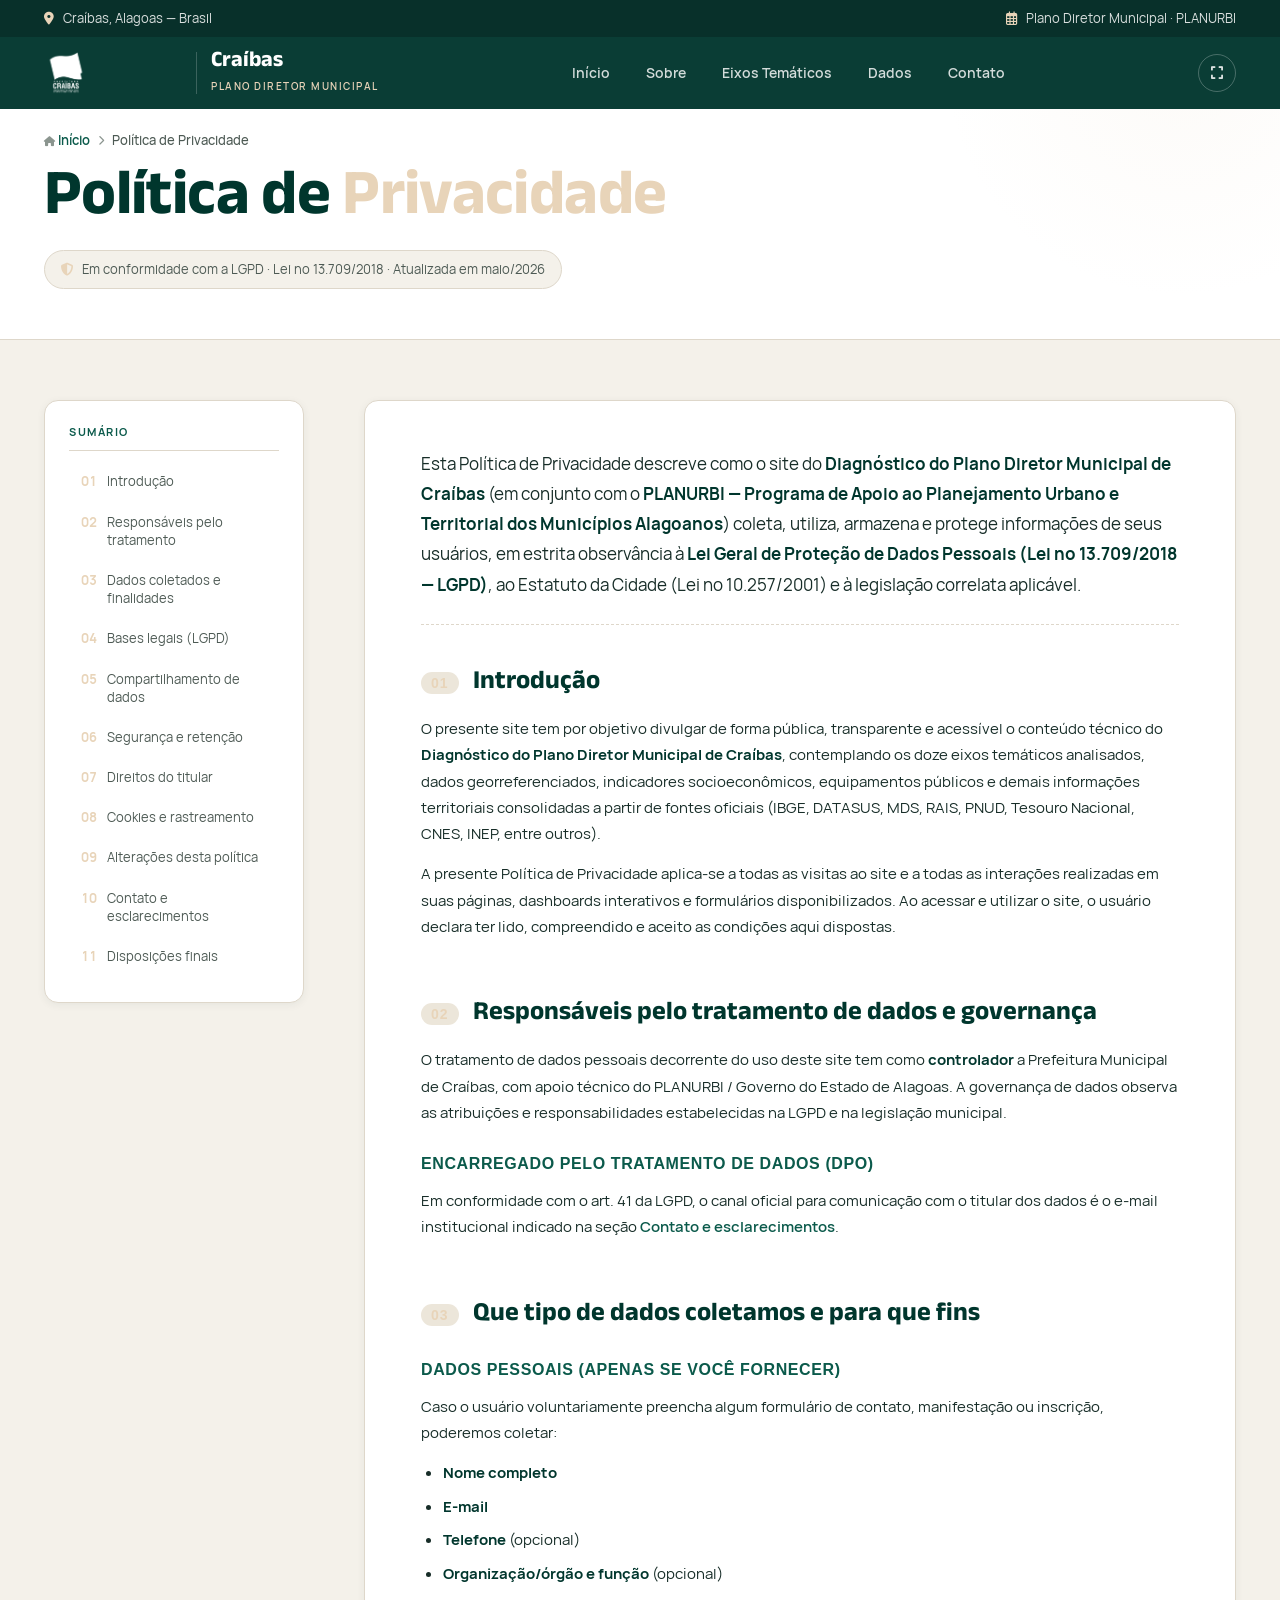
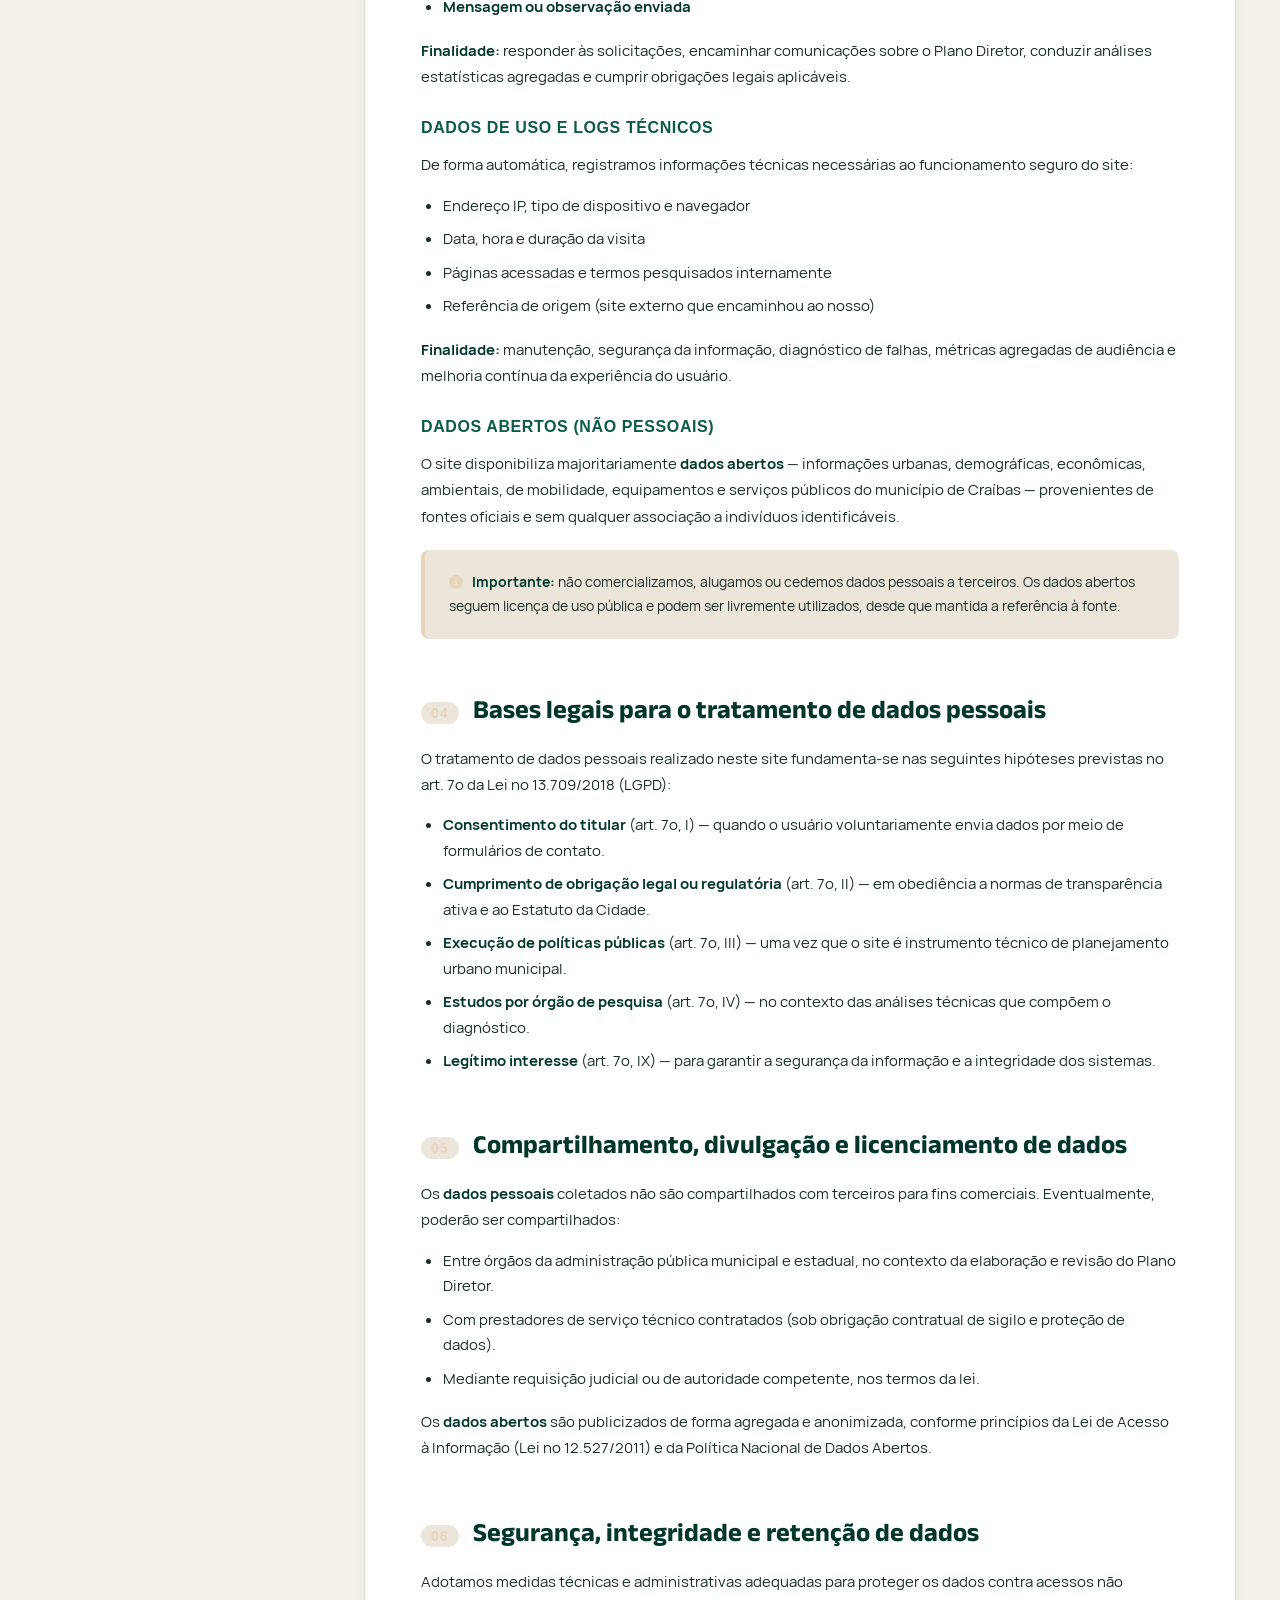
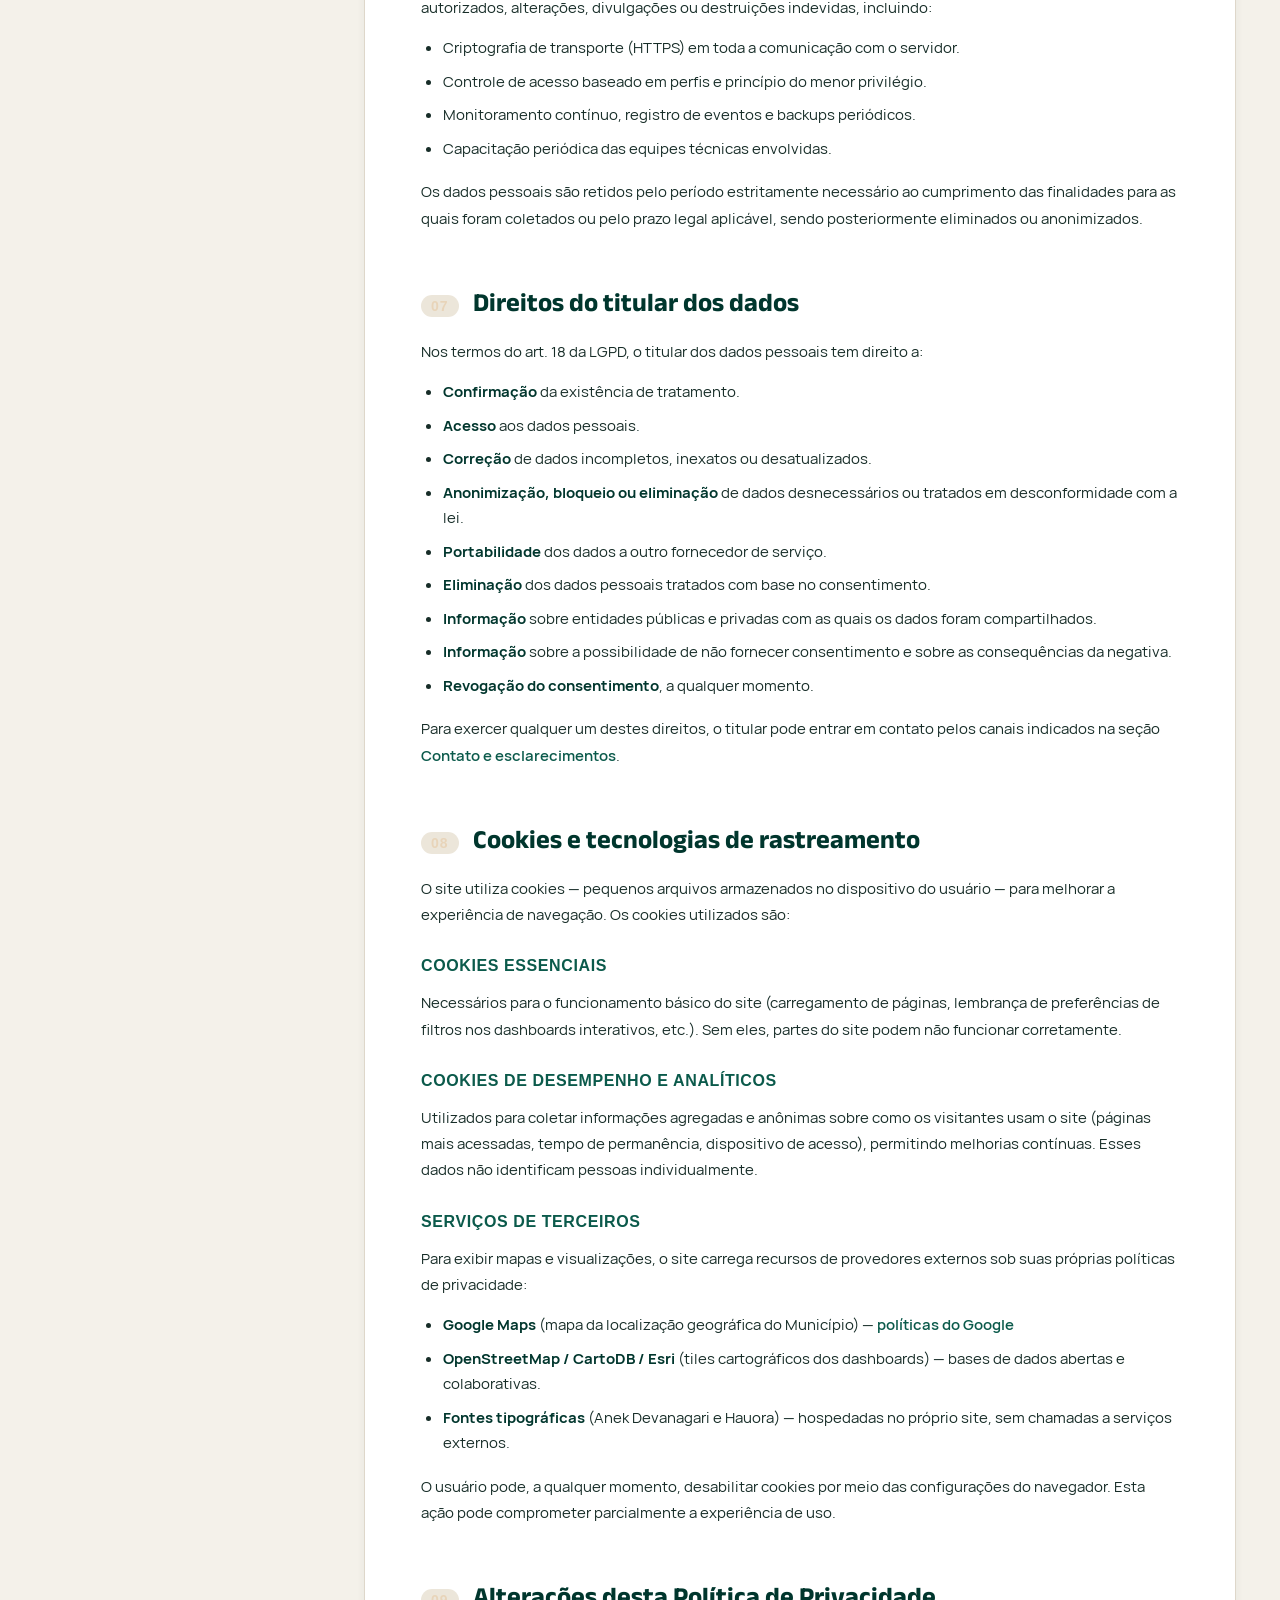
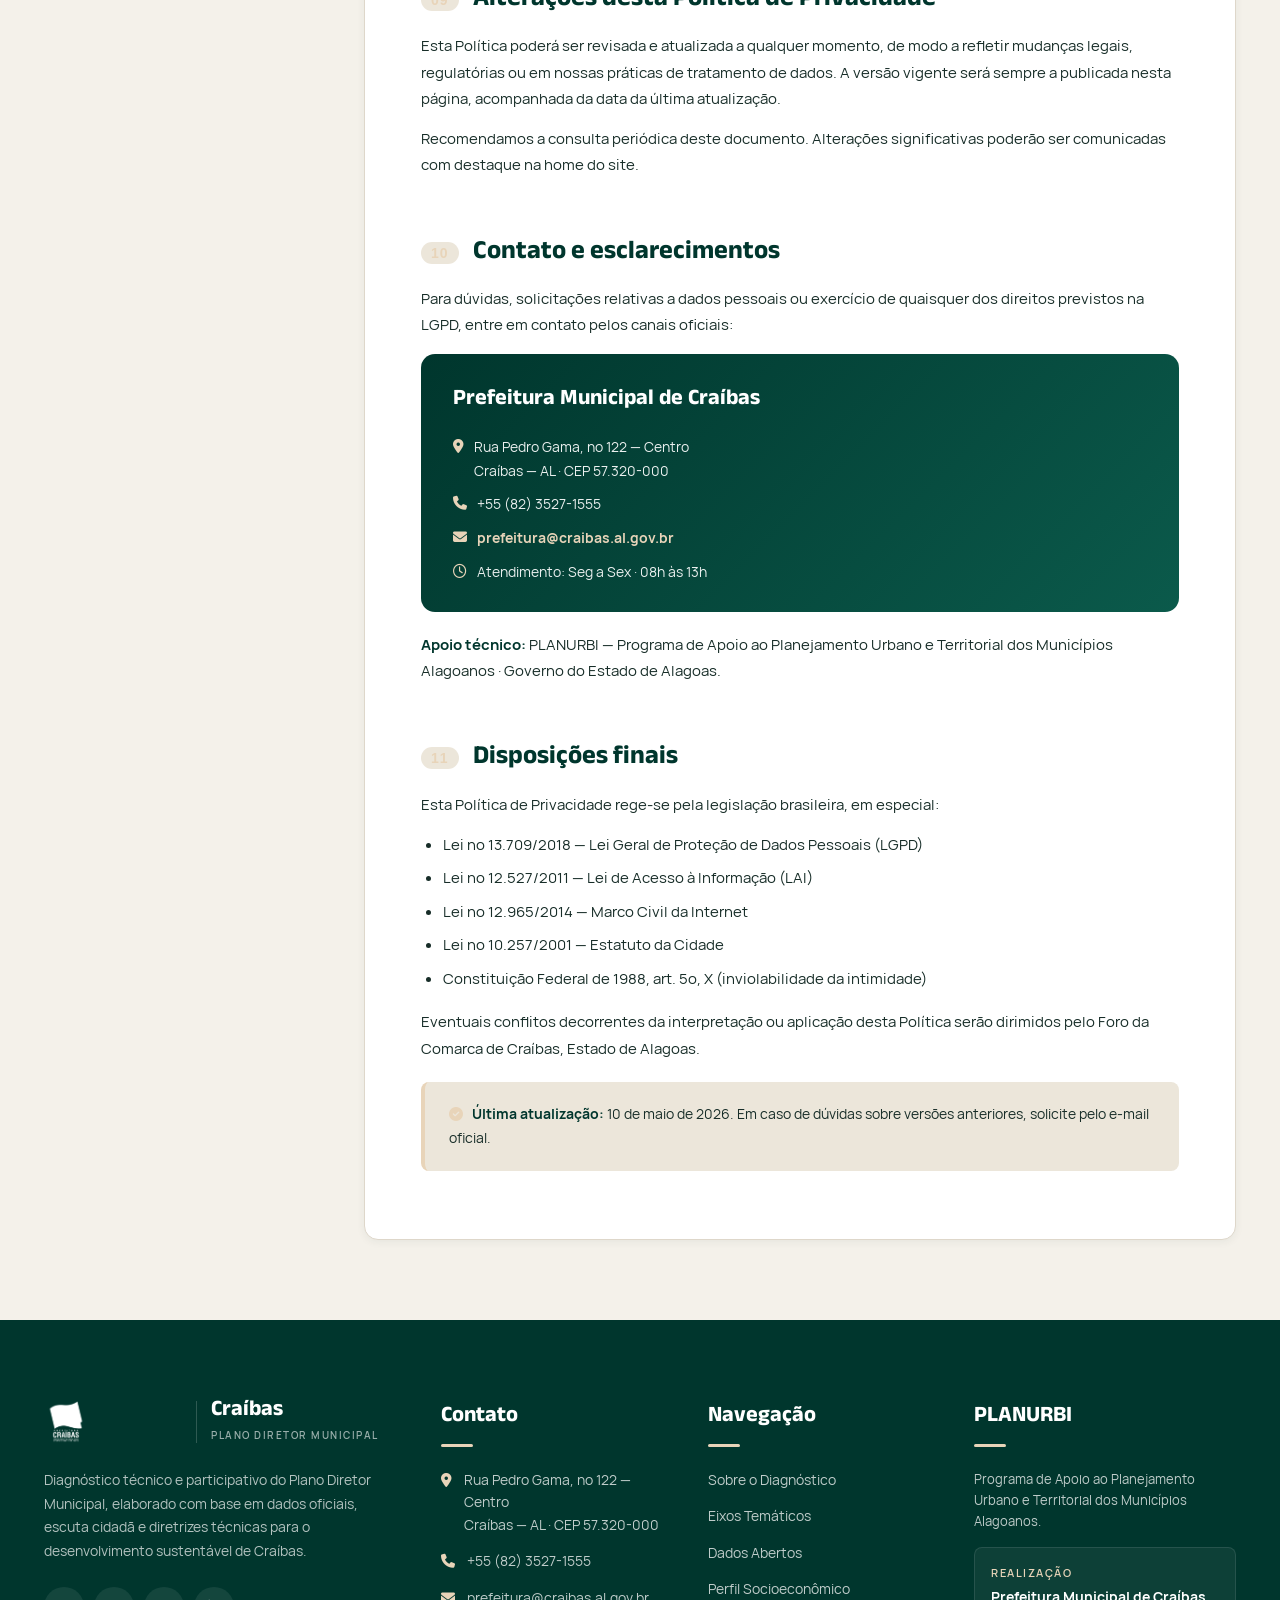
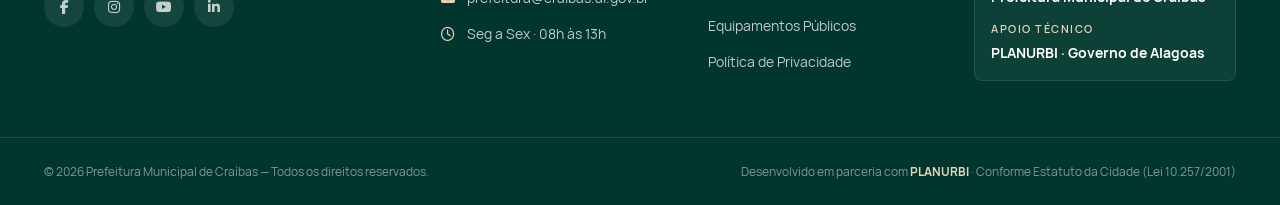
<file: paginas/politica-de-privacidade.html>
<!DOCTYPE html>
<html lang="pt-BR">
<head>
<meta charset="UTF-8">
<meta name="viewport" content="width=device-width, initial-scale=1.0">
<title>Política de Privacidade — Diagnóstico do Plano Diretor de Craíbas</title>
<meta name="description" content="Política de Privacidade do site do Diagnóstico do Plano Diretor Municipal de Craíbas, em conformidade com a Lei Geral de Proteção de Dados (Lei nº 13.709/2018)."/>
<link rel="stylesheet" href="https://cdnjs.cloudflare.com/ajax/libs/font-awesome/6.4.0/css/all.min.css">
<link rel="stylesheet" href="../styles.css">
<style>
  .hero-title, .page-hero-title, .dash-hero-title,
  .section-title, .cta-title, .chapter-card h3, .indicator-card h4,
  .map-header h3, .footer-col h4, .logo-text strong,
  .chart-card-title, .activity-title, .accordion-trigger,
  .info-text-card h3, .modal-body h2, .highlight-banner-content h3,
  .modal-equip h2, .legal-page-title, .legal-content h2 {
    font-family: var(--font-display) !important;
    font-display: swap;
  }

  /* ===== Hero da página legal ===== */
  .legal-hero {
    position: relative;
    background: white;
    color: var(--text);
    padding: 130px 0 50px;
    overflow: hidden;
    border-bottom: 1px solid var(--border);
  }
  .legal-hero::after {
    content: '';
    position: absolute;
    width: 480px; height: 480px;
    background: radial-gradient(circle, rgba(232,212,185,0.10), transparent 70%);
    top: -180px; right: -140px;
    pointer-events: none;
  }
  .legal-hero-inner { position: relative; z-index: 2; }
  .legal-breadcrumb {
    display: flex; gap: 8px; align-items: center;
    font-size: 13px; color: var(--text-muted);
    margin-bottom: 18px; font-weight: 500;
    flex-wrap: wrap;
  }
  .legal-breadcrumb a { color: var(--primary); transition: var(--transition); font-weight: 600; }
  .legal-breadcrumb a:hover { color: var(--accent); }
  .legal-breadcrumb i { font-size: 10px; color: var(--text-light); }

  .legal-page-title {
    font-family: var(--font-display);
    font-size: clamp(2.4rem, 5.4vw, 4rem);
    font-weight: 700;
    line-height: 1.05;
    letter-spacing: -0.01em;
    color: var(--primary-dark);
    margin-bottom: 14px;
  }
  .legal-page-title span { color: var(--accent); }

  .legal-page-meta {
    display: inline-flex;
    align-items: center;
    gap: 8px;
    font-size: 13px;
    color: var(--text-muted);
    background: var(--bg-soft);
    padding: 8px 16px;
    border-radius: 100px;
    border: 1px solid var(--border);
  }
  .legal-page-meta i { color: var(--accent); }

  /* ===== Layout 2 colunas: TOC + conteúdo ===== */
  .legal-section {
    padding: 60px 0 80px;
    background: var(--bg-soft);
  }
  .legal-grid {
    display: grid;
    grid-template-columns: 260px 1fr;
    gap: 60px;
    align-items: start;
  }

  .legal-toc {
    position: sticky;
    top: 110px;
    background: white;
    border: 1px solid var(--border);
    border-radius: var(--radius);
    padding: 22px 24px;
    box-shadow: var(--shadow-sm);
    max-height: calc(100vh - 130px);
    overflow-y: auto;
  }
  .legal-toc h4 {
    font-size: 11px;
    font-weight: 800;
    text-transform: uppercase;
    letter-spacing: 1.5px;
    color: var(--primary);
    margin: 0 0 14px;
    padding-bottom: 10px;
    border-bottom: 1px solid var(--border);
  }
  .legal-toc ol {
    list-style: none;
    counter-reset: toc;
    padding: 0;
    margin: 0;
  }
  .legal-toc li {
    counter-increment: toc;
    margin-bottom: 8px;
    font-size: 13px;
    line-height: 1.4;
  }
  .legal-toc a {
    display: flex;
    gap: 10px;
    padding: 7px 10px;
    color: var(--text-muted);
    border-radius: var(--radius-sm);
    transition: var(--transition);
    border-left: 2px solid transparent;
  }
  .legal-toc a::before {
    content: counter(toc, decimal-leading-zero);
    color: var(--accent);
    font-weight: 800;
    font-variant-numeric: tabular-nums;
    flex-shrink: 0;
  }
  .legal-toc a:hover {
    color: var(--primary-dark);
    background: var(--bg-soft);
    border-left-color: var(--accent);
  }

  .legal-content {
    background: white;
    border: 1px solid var(--border);
    border-radius: var(--radius);
    padding: 48px 56px;
    box-shadow: var(--shadow-sm);
    line-height: 1.75;
  }
  .legal-content > p:first-of-type {
    font-size: 1.05rem;
    color: var(--text);
    line-height: 1.8;
    padding-bottom: 24px;
    border-bottom: 1px dashed var(--border);
    margin-bottom: 32px;
  }
  .legal-content section {
    margin-bottom: 48px;
    counter-increment: section;
  }
  .legal-content section:last-child { margin-bottom: 0; }
  .legal-content h2 {
    display: flex;
    align-items: baseline;
    gap: 14px;
    font-size: 26px;
    font-weight: 700;
    color: var(--primary-dark);
    line-height: 1.2;
    margin: 0 0 16px;
    padding-top: 12px;
    scroll-margin-top: 110px;
  }
  .legal-content h2::before {
    content: counter(section, decimal-leading-zero);
    font-family: 'Inter', sans-serif;
    font-size: 14px;
    font-weight: 800;
    color: var(--accent);
    letter-spacing: 1px;
    background: var(--bg-muted);
    padding: 4px 10px;
    border-radius: 100px;
    line-height: 1;
  }
  .legal-content { counter-reset: section; }

  .legal-content h3 {
    font-family: 'Inter', sans-serif;
    font-size: 16px;
    font-weight: 700;
    color: var(--primary);
    margin: 24px 0 10px;
    text-transform: uppercase;
    letter-spacing: 0.6px;
  }
  .legal-content p {
    color: var(--text);
    font-size: 15px;
    margin-bottom: 14px;
  }
  .legal-content ul, .legal-content ol {
    padding-left: 22px;
    margin: 12px 0 18px;
    color: var(--text);
    font-size: 15px;
  }
  .legal-content li { margin-bottom: 8px; line-height: 1.7; }
  .legal-content strong { color: var(--primary-dark); font-weight: 700; }
  .legal-content a { color: var(--primary); font-weight: 600; }
  .legal-content a:hover { color: var(--accent); text-decoration: underline; }

  .legal-callout {
    background: var(--bg-muted);
    border-left: 4px solid var(--accent);
    border-radius: var(--radius-sm);
    padding: 20px 24px;
    margin: 20px 0;
    font-size: 14px;
    color: var(--text);
  }
  .legal-callout strong { color: var(--primary-dark); }
  .legal-callout i { color: var(--accent); margin-right: 6px; }

  .legal-contact-card {
    background: linear-gradient(135deg, var(--primary-dark) 0%, var(--primary) 100%);
    color: white;
    border-radius: var(--radius);
    padding: 28px 32px;
    margin-top: 16px;
  }
  .legal-contact-card h4 {
    font-family: var(--font-display);
    font-size: 22px;
    font-weight: 700;
    margin: 0 0 14px;
  }
  .legal-contact-card ul {
    list-style: none;
    padding: 0;
    margin: 0;
    display: grid;
    gap: 10px;
  }
  .legal-contact-card li {
    display: flex;
    align-items: flex-start;
    gap: 10px;
    font-size: 14px;
    margin: 0;
    color: rgba(255,255,255,0.92);
  }
  .legal-contact-card li i { color: var(--accent); margin-top: 4px; flex-shrink: 0; }
  .legal-contact-card a { color: var(--accent); font-weight: 700; }
  .legal-contact-card a:hover { color: white; }

  /* ===== Responsivo ===== */
  @media (max-width: 1100px) {
    .legal-grid { grid-template-columns: 1fr; gap: 28px; }
    .legal-toc { position: relative; top: 0; max-height: none; }
    .legal-content { padding: 36px 32px; }
  }
  @media (max-width: 700px) {
    .legal-content { padding: 24px 22px; }
    .legal-content h2 { font-size: 22px; flex-wrap: wrap; }
  }
</style>
</head>
<body>

<!-- ===== HEADER ===== -->
<header class="header" id="header">
  <div class="header-top">
    <div class="container header-top-inner">
      <span><i class="fas fa-map-marker-alt"></i> Craíbas, Alagoas — Brasil</span>
      <span class="header-top-right">
        <i class="far fa-calendar-alt"></i> Plano Diretor Municipal · PLANURBI
      </span>
    </div>
  </div>
  <div class="header-main">
    <div class="container header-inner">
      <a href="../index.html" class="logo">
        <div class="logo-mark">
          <img src="../images/LOGO_PREF_CRAIBAS.png" alt="Prefeitura Municipal de Craíbas" class="logo-img"/>
        </div>
        <div class="logo-text">
          <strong>Craíbas</strong>
          <span>Plano Diretor Municipal</span>
        </div>
      </a>
      <nav class="nav-main" id="nav-main">
        <a href="../index.html">Início</a>
        <a href="../index.html#sobre">Sobre</a>
        <a href="../index.html#capitulos">Eixos Temáticos</a>
        <a href="../index.html#dados">Dados</a>
        <a href="../index.html#contato">Contato</a>
      </nav>
      <button class="fullscreen-toggle" type="button" title="Tela cheia (Esc para sair)" aria-label="Alternar tela cheia"
        onclick="if(document.fullscreenElement){document.exitFullscreen();this.firstElementChild.className='fas fa-expand';}else{document.documentElement.requestFullscreen();this.firstElementChild.className='fas fa-compress';}">
        <i class="fas fa-expand"></i>
      </button>
      <button class="nav-toggle" id="nav-toggle" aria-label="Abrir menu">
        <span></span><span></span><span></span>
      </button>
    </div>
  </div>
</header>

<!-- ===== HERO ===== -->
<section class="legal-hero">
  <div class="container legal-hero-inner">
    <div class="legal-breadcrumb">
      <a href="../index.html"><i class="fas fa-home"></i> Início</a>
      <i class="fas fa-chevron-right"></i>
      <span>Política de Privacidade</span>
    </div>
    <h1 class="legal-page-title">Política de <span>Privacidade</span></h1>
    <p class="legal-page-meta">
      <i class="fas fa-shield-halved"></i>
      Em conformidade com a LGPD · Lei nº 13.709/2018 · Atualizada em maio/2026
    </p>
  </div>
</section>

<!-- ===== CONTEÚDO LEGAL ===== -->
<section class="legal-section">
  <div class="container">
    <div class="legal-grid">

      <!-- Sumário lateral (TOC) -->
      <aside class="legal-toc">
        <h4>Sumário</h4>
        <ol>
          <li><a href="#introducao">Introdução</a></li>
          <li><a href="#responsaveis">Responsáveis pelo tratamento</a></li>
          <li><a href="#dados-coletados">Dados coletados e finalidades</a></li>
          <li><a href="#bases-legais">Bases legais (LGPD)</a></li>
          <li><a href="#compartilhamento">Compartilhamento de dados</a></li>
          <li><a href="#seguranca">Segurança e retenção</a></li>
          <li><a href="#direitos">Direitos do titular</a></li>
          <li><a href="#cookies">Cookies e rastreamento</a></li>
          <li><a href="#alteracoes">Alterações desta política</a></li>
          <li><a href="#contato-legal">Contato e esclarecimentos</a></li>
          <li><a href="#disposicoes">Disposições finais</a></li>
        </ol>
      </aside>

      <!-- Conteúdo principal -->
      <article class="legal-content">

        <p>
          Esta Política de Privacidade descreve como o site do
          <strong>Diagnóstico do Plano Diretor Municipal de Craíbas</strong>
          (em conjunto com o <strong>PLANURBI — Programa de Apoio ao Planejamento Urbano e
          Territorial dos Municípios Alagoanos</strong>) coleta, utiliza, armazena e protege
          informações de seus usuários, em estrita observância à
          <strong>Lei Geral de Proteção de Dados Pessoais (Lei nº 13.709/2018 — LGPD)</strong>,
          ao Estatuto da Cidade (Lei nº 10.257/2001) e à legislação correlata aplicável.
        </p>

        <section id="introducao">
          <h2>Introdução</h2>
          <p>
            O presente site tem por objetivo divulgar de forma pública, transparente e
            acessível o conteúdo técnico do <strong>Diagnóstico do Plano Diretor Municipal
            de Craíbas</strong>, contemplando os doze eixos temáticos analisados, dados
            georreferenciados, indicadores socioeconômicos, equipamentos públicos e demais
            informações territoriais consolidadas a partir de fontes oficiais (IBGE, DATASUS,
            MDS, RAIS, PNUD, Tesouro Nacional, CNES, INEP, entre outros).
          </p>
          <p>
            A presente Política de Privacidade aplica-se a todas as visitas ao site e a
            todas as interações realizadas em suas páginas, dashboards interativos e
            formulários disponibilizados. Ao acessar e utilizar o site, o usuário declara
            ter lido, compreendido e aceito as condições aqui dispostas.
          </p>
        </section>

        <section id="responsaveis">
          <h2>Responsáveis pelo tratamento de dados e governança</h2>
          <p>
            O tratamento de dados pessoais decorrente do uso deste site tem como
            <strong>controlador</strong> a Prefeitura Municipal de Craíbas, com apoio técnico
            do PLANURBI / Governo do Estado de Alagoas. A governança de dados observa as
            atribuições e responsabilidades estabelecidas na LGPD e na legislação municipal.
          </p>
          <h3>Encarregado pelo Tratamento de Dados (DPO)</h3>
          <p>
            Em conformidade com o art. 41 da LGPD, o canal oficial para comunicação com o
            titular dos dados é o e-mail institucional indicado na seção
            <a href="#contato-legal">Contato e esclarecimentos</a>.
          </p>
        </section>

        <section id="dados-coletados">
          <h2>Que tipo de dados coletamos e para que fins</h2>

          <h3>Dados pessoais (apenas se você fornecer)</h3>
          <p>
            Caso o usuário voluntariamente preencha algum formulário de contato, manifestação
            ou inscrição, poderemos coletar:
          </p>
          <ul>
            <li><strong>Nome completo</strong></li>
            <li><strong>E-mail</strong></li>
            <li><strong>Telefone</strong> (opcional)</li>
            <li><strong>Organização/órgão e função</strong> (opcional)</li>
            <li><strong>Mensagem ou observação enviada</strong></li>
          </ul>
          <p>
            <strong>Finalidade:</strong> responder às solicitações, encaminhar comunicações
            sobre o Plano Diretor, conduzir análises estatísticas agregadas e cumprir
            obrigações legais aplicáveis.
          </p>

          <h3>Dados de uso e logs técnicos</h3>
          <p>
            De forma automática, registramos informações técnicas necessárias ao funcionamento
            seguro do site:
          </p>
          <ul>
            <li>Endereço IP, tipo de dispositivo e navegador</li>
            <li>Data, hora e duração da visita</li>
            <li>Páginas acessadas e termos pesquisados internamente</li>
            <li>Referência de origem (site externo que encaminhou ao nosso)</li>
          </ul>
          <p>
            <strong>Finalidade:</strong> manutenção, segurança da informação, diagnóstico de
            falhas, métricas agregadas de audiência e melhoria contínua da experiência do usuário.
          </p>

          <h3>Dados abertos (não pessoais)</h3>
          <p>
            O site disponibiliza majoritariamente <strong>dados abertos</strong> — informações
            urbanas, demográficas, econômicas, ambientais, de mobilidade, equipamentos e
            serviços públicos do município de Craíbas — provenientes de fontes oficiais e
            sem qualquer associação a indivíduos identificáveis.
          </p>

          <div class="legal-callout">
            <i class="fas fa-info-circle"></i>
            <strong>Importante:</strong> não comercializamos, alugamos ou cedemos dados
            pessoais a terceiros. Os dados abertos seguem licença de uso pública e podem
            ser livremente utilizados, desde que mantida a referência à fonte.
          </div>
        </section>

        <section id="bases-legais">
          <h2>Bases legais para o tratamento de dados pessoais</h2>
          <p>
            O tratamento de dados pessoais realizado neste site fundamenta-se nas seguintes
            hipóteses previstas no art. 7º da Lei nº 13.709/2018 (LGPD):
          </p>
          <ul>
            <li><strong>Consentimento do titular</strong> (art. 7º, I) — quando o usuário
              voluntariamente envia dados por meio de formulários de contato.</li>
            <li><strong>Cumprimento de obrigação legal ou regulatória</strong> (art. 7º, II)
              — em obediência a normas de transparência ativa e ao Estatuto da Cidade.</li>
            <li><strong>Execução de políticas públicas</strong> (art. 7º, III) — uma vez que o
              site é instrumento técnico de planejamento urbano municipal.</li>
            <li><strong>Estudos por órgão de pesquisa</strong> (art. 7º, IV) — no contexto
              das análises técnicas que compõem o diagnóstico.</li>
            <li><strong>Legítimo interesse</strong> (art. 7º, IX) — para garantir a segurança
              da informação e a integridade dos sistemas.</li>
          </ul>
        </section>

        <section id="compartilhamento">
          <h2>Compartilhamento, divulgação e licenciamento de dados</h2>
          <p>
            Os <strong>dados pessoais</strong> coletados não são compartilhados com terceiros
            para fins comerciais. Eventualmente, poderão ser compartilhados:
          </p>
          <ul>
            <li>Entre órgãos da administração pública municipal e estadual, no contexto
              da elaboração e revisão do Plano Diretor.</li>
            <li>Com prestadores de serviço técnico contratados (sob obrigação contratual de
              sigilo e proteção de dados).</li>
            <li>Mediante requisição judicial ou de autoridade competente, nos termos da lei.</li>
          </ul>
          <p>
            Os <strong>dados abertos</strong> são publicizados de forma agregada e
            anonimizada, conforme princípios da Lei de Acesso à Informação
            (Lei nº 12.527/2011) e da Política Nacional de Dados Abertos.
          </p>
        </section>

        <section id="seguranca">
          <h2>Segurança, integridade e retenção de dados</h2>
          <p>
            Adotamos medidas técnicas e administrativas adequadas para proteger os dados
            contra acessos não autorizados, alterações, divulgações ou destruições indevidas,
            incluindo:
          </p>
          <ul>
            <li>Criptografia de transporte (HTTPS) em toda a comunicação com o servidor.</li>
            <li>Controle de acesso baseado em perfis e princípio do menor privilégio.</li>
            <li>Monitoramento contínuo, registro de eventos e backups periódicos.</li>
            <li>Capacitação periódica das equipes técnicas envolvidas.</li>
          </ul>
          <p>
            Os dados pessoais são retidos pelo período estritamente necessário ao cumprimento
            das finalidades para as quais foram coletados ou pelo prazo legal aplicável,
            sendo posteriormente eliminados ou anonimizados.
          </p>
        </section>

        <section id="direitos">
          <h2>Direitos do titular dos dados</h2>
          <p>
            Nos termos do art. 18 da LGPD, o titular dos dados pessoais tem direito a:
          </p>
          <ul>
            <li><strong>Confirmação</strong> da existência de tratamento.</li>
            <li><strong>Acesso</strong> aos dados pessoais.</li>
            <li><strong>Correção</strong> de dados incompletos, inexatos ou desatualizados.</li>
            <li><strong>Anonimização, bloqueio ou eliminação</strong> de dados desnecessários
              ou tratados em desconformidade com a lei.</li>
            <li><strong>Portabilidade</strong> dos dados a outro fornecedor de serviço.</li>
            <li><strong>Eliminação</strong> dos dados pessoais tratados com base no consentimento.</li>
            <li><strong>Informação</strong> sobre entidades públicas e privadas com as quais
              os dados foram compartilhados.</li>
            <li><strong>Informação</strong> sobre a possibilidade de não fornecer consentimento
              e sobre as consequências da negativa.</li>
            <li><strong>Revogação do consentimento</strong>, a qualquer momento.</li>
          </ul>
          <p>
            Para exercer qualquer um destes direitos, o titular pode entrar em contato pelos
            canais indicados na seção <a href="#contato-legal">Contato e esclarecimentos</a>.
          </p>
        </section>

        <section id="cookies">
          <h2>Cookies e tecnologias de rastreamento</h2>
          <p>
            O site utiliza cookies — pequenos arquivos armazenados no dispositivo do usuário
            — para melhorar a experiência de navegação. Os cookies utilizados são:
          </p>

          <h3>Cookies essenciais</h3>
          <p>
            Necessários para o funcionamento básico do site (carregamento de páginas, lembrança
            de preferências de filtros nos dashboards interativos, etc.). Sem eles, partes do
            site podem não funcionar corretamente.
          </p>

          <h3>Cookies de desempenho e analíticos</h3>
          <p>
            Utilizados para coletar informações agregadas e anônimas sobre como os visitantes
            usam o site (páginas mais acessadas, tempo de permanência, dispositivo de acesso),
            permitindo melhorias contínuas. Esses dados não identificam pessoas individualmente.
          </p>

          <h3>Serviços de terceiros</h3>
          <p>
            Para exibir mapas e visualizações, o site carrega recursos de provedores externos
            sob suas próprias políticas de privacidade:
          </p>
          <ul>
            <li><strong>Google Maps</strong> (mapa da localização geográfica do Município) —
              <a href="https://policies.google.com/privacy" target="_blank" rel="noopener">políticas do Google</a></li>
            <li><strong>OpenStreetMap / CartoDB / Esri</strong> (tiles cartográficos dos
              dashboards) — bases de dados abertas e colaborativas.</li>
            <li><strong>Fontes tipográficas</strong> (Anek Devanagari e Hauora) — hospedadas
              no próprio site, sem chamadas a serviços externos.</li>
          </ul>

          <p>
            O usuário pode, a qualquer momento, desabilitar cookies por meio das configurações
            do navegador. Esta ação pode comprometer parcialmente a experiência de uso.
          </p>
        </section>

        <section id="alteracoes">
          <h2>Alterações desta Política de Privacidade</h2>
          <p>
            Esta Política poderá ser revisada e atualizada a qualquer momento, de modo a
            refletir mudanças legais, regulatórias ou em nossas práticas de tratamento de
            dados. A versão vigente será sempre a publicada nesta página, acompanhada da
            data da última atualização.
          </p>
          <p>
            Recomendamos a consulta periódica deste documento. Alterações significativas
            poderão ser comunicadas com destaque na home do site.
          </p>
        </section>

        <section id="contato-legal">
          <h2>Contato e esclarecimentos</h2>
          <p>
            Para dúvidas, solicitações relativas a dados pessoais ou exercício de quaisquer
            dos direitos previstos na LGPD, entre em contato pelos canais oficiais:
          </p>

          <div class="legal-contact-card">
            <h4>Prefeitura Municipal de Craíbas</h4>
            <ul>
              <li>
                <i class="fas fa-map-marker-alt"></i>
                <span>Rua Pedro Gama, nº 122 — Centro<br>Craíbas — AL · CEP 57.320-000</span>
              </li>
              <li>
                <i class="fas fa-phone"></i>
                <span>+55 (82) 3527-1555</span>
              </li>
              <li>
                <i class="fas fa-envelope"></i>
                <span>
                  <a href="mailto:prefeitura@craibas.al.gov.br">prefeitura@craibas.al.gov.br</a>
                </span>
              </li>
              <li>
                <i class="far fa-clock"></i>
                <span>Atendimento: Seg a Sex · 08h às 13h</span>
              </li>
            </ul>
          </div>

          <p style="margin-top: 20px;">
            <strong>Apoio técnico:</strong> PLANURBI — Programa de Apoio ao Planejamento
            Urbano e Territorial dos Municípios Alagoanos · Governo do Estado de Alagoas.
          </p>
        </section>

        <section id="disposicoes">
          <h2>Disposições finais</h2>
          <p>
            Esta Política de Privacidade rege-se pela legislação brasileira, em especial:
          </p>
          <ul>
            <li>Lei nº 13.709/2018 — Lei Geral de Proteção de Dados Pessoais (LGPD)</li>
            <li>Lei nº 12.527/2011 — Lei de Acesso à Informação (LAI)</li>
            <li>Lei nº 12.965/2014 — Marco Civil da Internet</li>
            <li>Lei nº 10.257/2001 — Estatuto da Cidade</li>
            <li>Constituição Federal de 1988, art. 5º, X (inviolabilidade da intimidade)</li>
          </ul>
          <p>
            Eventuais conflitos decorrentes da interpretação ou aplicação desta Política
            serão dirimidos pelo Foro da Comarca de Craíbas, Estado de Alagoas.
          </p>

          <div class="legal-callout">
            <i class="fas fa-circle-check"></i>
            <strong>Última atualização:</strong> 10 de maio de 2026.
            Em caso de dúvidas sobre versões anteriores, solicite pelo e-mail oficial.
          </div>
        </section>

      </article>
    </div>
  </div>
</section>

<!-- ===== FOOTER ===== -->
<footer class="footer">
  <div class="container footer-grid">
    <div class="footer-brand">
      <a href="../index.html" class="logo logo-light">
        <div class="logo-mark">
          <img src="../images/LOGO_PREF_CRAIBAS.png" alt="Prefeitura Municipal de Craíbas" class="logo-img"/>
        </div>
        <div class="logo-text">
          <strong>Craíbas</strong>
          <span>Plano Diretor Municipal</span>
        </div>
      </a>
      <p class="footer-desc">
        Diagnóstico técnico e participativo do Plano Diretor Municipal,
        elaborado com base em dados oficiais, escuta cidadã e diretrizes
        técnicas para o desenvolvimento sustentável de Craíbas.
      </p>
      <div class="footer-social">
        <a href="#" aria-label="Facebook"><i class="fab fa-facebook-f"></i></a>
        <a href="#" aria-label="Instagram"><i class="fab fa-instagram"></i></a>
        <a href="#" aria-label="YouTube"><i class="fab fa-youtube"></i></a>
        <a href="#" aria-label="LinkedIn"><i class="fab fa-linkedin-in"></i></a>
      </div>
    </div>

    <div class="footer-col">
      <h4>Contato</h4>
      <ul class="footer-list">
        <li><i class="fas fa-map-marker-alt"></i> Rua Pedro Gama, nº 122 — Centro<br>Craíbas — AL · CEP 57.320-000</li>
        <li><i class="fas fa-phone"></i> +55 (82) 3527-1555</li>
        <li><i class="fas fa-envelope"></i> prefeitura@craibas.al.gov.br</li>
        <li><i class="far fa-clock"></i> Seg a Sex · 08h às 13h</li>
      </ul>
    </div>

    <div class="footer-col">
      <h4>Navegação</h4>
      <ul class="footer-list links">
        <li><a href="../index.html#sobre">Sobre o Diagnóstico</a></li>
        <li><a href="../index.html#capitulos">Eixos Temáticos</a></li>
        <li><a href="../index.html#dados">Dados Abertos</a></li>
        <li><a href="perfil-socioeconomico.html">Perfil Socioeconômico</a></li>
        <li><a href="equipamentos-publicos.html">Equipamentos Públicos</a></li>
        <li><a href="politica-de-privacidade.html">Política de Privacidade</a></li>
      </ul>
    </div>

    <div class="footer-col">
      <h4>PLANURBI</h4>
      <p class="footer-credit">
        Programa de Apoio ao Planejamento Urbano e Territorial dos Municípios Alagoanos.
      </p>
      <div class="footer-credit-box">
        <span class="footer-credit-label">Realização</span>
        <strong>Prefeitura Municipal de Craíbas</strong>
        <span class="footer-credit-label">Apoio Técnico</span>
        <strong>PLANURBI · Governo de Alagoas</strong>
      </div>
    </div>
  </div>
  <div class="footer-bottom">
    <div class="container footer-bottom-inner">
      <span>© 2026 Prefeitura Municipal de Craíbas — Todos os direitos reservados.</span>
      <span>Desenvolvido em parceria com <strong>PLANURBI</strong> · Conforme Estatuto da Cidade (Lei 10.257/2001)</span>
    </div>
  </div>
</footer>

<a href="#" class="back-to-top" id="back-to-top" aria-label="Voltar ao topo">
  <i class="fas fa-arrow-up"></i>
</a>

<script src="../script.js"></script>
</body>
</html>
</file>
<file: styles.css>
/* ============================================
   CRAÍBAS EM DADOS · PAINEL PLANURBI — Styles
   Tokens alinhados ao DESIGN SYSTEM DIGITAL PLANURBI 2026
   (mesma paleta e tipografia do site planurbi.com.br):
   verde profundo #00362D · sand #E8D4B9 · azul dados #0055A5
   Títulos: Anek Devanagari · Texto: Hauora (self-hosted)
   ============================================ */

@font-face {
  font-family: 'Anek Devanagari';
  src: url('fonts/AnekDevanagari.ttf') format('truetype');
  font-weight: 100 800;
  font-display: swap;
}
@font-face {
  font-family: 'Hauora';
  src: url('fonts/Hauora-Regular.ttf') format('truetype');
  font-weight: 400;
  font-display: swap;
}
@font-face {
  font-family: 'Hauora';
  src: url('fonts/Hauora-Medium.ttf') format('truetype');
  font-weight: 500;
  font-display: swap;
}
@font-face {
  font-family: 'Hauora';
  src: url('fonts/Hauora-SemiBold.ttf') format('truetype');
  font-weight: 600;
  font-display: swap;
}
@font-face {
  font-family: 'Hauora';
  src: url('fonts/Hauora-Bold.ttf') format('truetype');
  font-weight: 700 800;
  font-display: swap;
}

:root {
  --primary: #0B5A4B;        /* planurbi-green-700 */
  --primary-dark: #00362D;   /* planurbi-green-900 */
  --primary-light: #1C8B7D;  /* planurbi-green-500 */
  --accent: #E8D4B9;         /* planurbi-sand-300 */
  --accent-dark: #D9BD97;
  --secondary: #9EBAF2;      /* planurbi-blue-200 */
  --secondary-dark: #0055A5; /* planurbi-blue-500 */
  --bg: #FDFAF6;             /* planurbi-cream-100 */
  --bg-soft: #F4F1EA;        /* planurbi-stone-100 */
  --bg-muted: #ECE6DA;
  --text: #172D28;           /* planurbi-ink-900 */
  --text-muted: #4D5A54;     /* planurbi-ink-600 */
  --text-light: #8B958F;
  --border: #DED7CA;         /* planurbi-stone-300 */
  --shadow-sm: 0 2px 8px rgba(0, 54, 45, 0.06);
  --shadow-md: 0 8px 24px rgba(0, 54, 45, 0.10);
  --shadow-lg: 0 20px 50px rgba(0, 54, 45, 0.18);
  --radius-sm: 8px;
  --radius: 14px;
  --radius-lg: 20px;
  --container: 1240px;
  --transition: all 0.35s cubic-bezier(0.2, 0.8, 0.2, 1);
  --font-display: 'Anek Devanagari', 'Trebuchet MS', sans-serif;
  --font-body: 'Hauora', -apple-system, BlinkMacSystemFont, 'Segoe UI', sans-serif;
}

* {
  margin: 0;
  padding: 0;
  box-sizing: border-box;
}

html { scroll-behavior: smooth; }

body {
  font-family: var(--font-body);
  font-size: 16px;
  line-height: 1.6;
  color: var(--text);
  background: var(--bg);
  -webkit-font-smoothing: antialiased;
  overflow-x: hidden;
}

img, svg { max-width: 100%; display: block; }
a { color: inherit; text-decoration: none; }
button { font: inherit; cursor: pointer; border: none; background: none; }

.container {
  max-width: var(--container);
  margin: 0 auto;
  padding: 0 24px;
}

/* ====== HEADER ======
   Verde profundo (green-900), como o header do site planurbi.com.br. */
.header {
  position: fixed;
  top: 0; left: 0; right: 0;
  z-index: 100;
  background: rgba(0, 54, 45, 0.96);
  backdrop-filter: blur(12px);
  box-shadow: 0 1px 0 rgba(255, 255, 255, 0.08);
  transition: var(--transition);
}

.header.scrolled { background: var(--primary-dark); box-shadow: 0 8px 24px rgba(0, 27, 22, 0.35); }

.header-top {
  background: rgba(0, 0, 0, 0.22);
  color: rgba(255, 255, 255, 0.85);
  font-size: 13px;
  padding: 8px 0;
}
.header-top-inner {
  display: flex;
  justify-content: space-between;
  align-items: center;
  flex-wrap: wrap;
  gap: 8px;
}
.header-top i { color: var(--accent); margin-right: 6px; }

.header-main { padding: 14px 0; }

.header-inner {
  display: flex;
  align-items: center;
  justify-content: space-between;
  gap: 24px;
}

.logo {
  display: flex;
  align-items: center;
  gap: 12px;
}

.logo-mark {
  width: 140px;
  height: 44px;
  flex-shrink: 0;
  display: flex;
  align-items: center;
}

.logo-img {
  width: 100%;
  height: 100%;
  object-fit: contain;
  object-position: left center;
}

/* Header e footer são verdes escuros: logo sempre em branco */
.logo-img,
.logo-img-footer {
  filter: brightness(0) invert(1);
}

.logo-text strong {
  display: block;
  font-family: var(--font-display);
  font-size: 22px;
  font-weight: 700;
  color: white;
  line-height: 1;
}
.logo-text span {
  display: block;
  font-size: 10px;
  text-transform: uppercase;
  letter-spacing: 1.5px;
  color: var(--accent);
  font-weight: 600;
  margin-top: 4px;
}
/* Separador visual sutil entre o logo e o wordmark */
.logo-text {
  padding-left: 14px;
  border-left: 1.5px solid rgba(255, 255, 255, 0.2);
}
.logo-light .logo-text {
  border-left-color: rgba(255, 255, 255, 0.18);
}

.nav-main {
  display: flex;
  gap: 4px;
  align-items: center;
}
.nav-main a {
  padding: 10px 16px;
  font-size: 14px;
  font-weight: 600;
  color: rgba(255, 255, 255, 0.82);
  border-radius: var(--radius-sm);
  position: relative;
  transition: var(--transition);
}
.nav-main a:hover { color: white; background: rgba(255, 255, 255, 0.08); }
.nav-main a.active { color: white; }
.nav-main a.active::after {
  content: '';
  position: absolute;
  bottom: 4px;
  left: 50%;
  transform: translateX(-50%);
  width: 24px;
  height: 3px;
  background: var(--accent);
  border-radius: 2px;
}

.nav-toggle {
  display: none;
  flex-direction: column;
  gap: 5px;
  padding: 8px;
}
.nav-toggle span {
  width: 26px;
  height: 2.5px;
  background: white;
  border-radius: 2px;
  transition: var(--transition);
}

/* ====== HERO ======
   Padrão do site planurbi.com.br: verde profundo imersivo sobre foto do
   território, grid cartográfico sutil, conteúdo à esquerda e painel de
   números em vidro à direita. */
.hero {
  position: relative;
  min-height: auto;
  background:
    linear-gradient(160deg, rgba(0, 54, 45, 0.92) 0%, rgba(0, 68, 56, 0.86) 55%, rgba(0, 43, 36, 0.94) 100%),
    url('images/hero-00.png') center center / cover no-repeat;
  background-color: var(--primary-dark);
  color: white;
  padding: 150px 0 90px;
  display: flex;
  align-items: center;
  overflow: hidden;
}

/* Grid cartográfico (linhas finas), como o fundo do hero do site */
.hero-pattern {
  position: absolute;
  inset: 0;
  background-image:
    linear-gradient(rgba(255, 255, 255, 0.05) 1px, transparent 1px),
    linear-gradient(90deg, rgba(255, 255, 255, 0.05) 1px, transparent 1px);
  background-size: 56px 56px;
  opacity: 0.7;
  -webkit-mask-image: radial-gradient(ellipse at 30% 40%, black 30%, transparent 75%);
          mask-image: radial-gradient(ellipse at 30% 40%, black 30%, transparent 75%);
}

.hero-shapes { position: absolute; inset: 0; pointer-events: none; }
.shape {
  position: absolute;
  border-radius: 50%;
  filter: blur(90px);
  opacity: 0.30;
  animation: float 14s ease-in-out infinite;
}
.shape-1 { width: 380px; height: 380px; background: var(--primary-light); top: -80px; right: -60px; }
.shape-2 { width: 320px; height: 320px; background: var(--secondary-dark); bottom: -100px; left: -80px; animation-delay: -4s; }
.shape-3 { width: 220px; height: 220px; background: var(--accent); top: 45%; left: 46%; animation-delay: -8s; opacity: 0.12; }

@keyframes float {
  0%, 100% { transform: translate(0, 0) scale(1); }
  50% { transform: translate(30px, -40px) scale(1.1); }
}

.hero-content { position: relative; z-index: 2; }

.hero-grid {
  display: grid;
  grid-template-columns: 1.15fr 0.85fr;
  gap: 64px;
  align-items: center;
}

.hero-badge {
  display: inline-flex;
  align-items: center;
  gap: 10px;
  padding: 7px 18px;
  background: rgba(232, 212, 185, 0.10);
  border: 1px solid rgba(232, 212, 185, 0.35);
  color: var(--accent);
  border-radius: 100px;
  font-size: 12px;
  font-weight: 600;
  letter-spacing: 1.6px;
  text-transform: uppercase;
  margin-bottom: 22px;
  backdrop-filter: blur(8px);
}
.hero-badge::before {
  content: '';
  width: 7px;
  height: 7px;
  border-radius: 50%;
  background: var(--accent);
}

.hero-title {
  font-family: var(--font-display);
  font-size: clamp(2.6rem, 5.2vw, 4.3rem);
  font-weight: 700;
  line-height: 1.04;
  margin-bottom: 18px;
  letter-spacing: -0.015em;
  color: #ffffff;
}
.hero-title .sand { color: var(--accent); }

.hero-subtitle {
  font-size: clamp(1rem, 1.6vw, 1.15rem);
  font-weight: 500;
  color: rgba(232, 212, 185, 0.9);
  margin-bottom: 14px;
  letter-spacing: 0.4px;
}

.hero-description {
  font-size: clamp(0.95rem, 1.2vw, 1.05rem);
  color: rgba(255, 255, 255, 0.82);
  max-width: 560px;
  margin: 0 0 32px;
  line-height: 1.7;
}

.hero-cta {
  display: flex;
  gap: 14px;
  justify-content: flex-start;
  flex-wrap: wrap;
}

/* Painel de números em vidro (equivalente ao "Painel Estratégico" do site) */
.hero-panel {
  background: rgba(255, 255, 255, 0.055);
  border: 1px solid rgba(255, 255, 255, 0.14);
  border-radius: var(--radius-lg);
  padding: 26px 26px 22px;
  backdrop-filter: blur(14px);
  -webkit-backdrop-filter: blur(14px);
  box-shadow: 0 24px 60px rgba(0, 20, 16, 0.35);
}

.hero-panel-label {
  font-size: 11px;
  font-weight: 700;
  text-transform: uppercase;
  letter-spacing: 2.2px;
  color: rgba(232, 212, 185, 0.85);
  margin-bottom: 18px;
}

.hero-panel-grid {
  display: grid;
  grid-template-columns: 1fr 1fr;
  gap: 14px;
}

.hero-stat {
  background: rgba(0, 54, 45, 0.55);
  border: 1px solid rgba(255, 255, 255, 0.10);
  border-radius: var(--radius);
  padding: 18px 18px 14px;
  transition: var(--transition);
}
.hero-stat:hover {
  transform: translateY(-3px);
  border-color: rgba(232, 212, 185, 0.45);
}

.hero-stat .stat-number {
  font-family: var(--font-display);
  font-size: clamp(1.7rem, 2.6vw, 2.3rem);
  font-weight: 700;
  color: #ffffff;
  line-height: 1.1;
  letter-spacing: -0.01em;
}

.hero-stat .stat-label {
  font-size: 13px;
  color: rgba(255, 255, 255, 0.85);
  font-weight: 500;
  margin-top: 2px;
}

.hero-stat .stat-source {
  font-size: 9.5px;
  text-transform: uppercase;
  letter-spacing: 1.2px;
  color: rgba(232, 212, 185, 0.65);
  margin-top: 6px;
  font-weight: 600;
}

.btn {
  display: inline-flex;
  align-items: center;
  gap: 10px;
  padding: 15px 30px;
  border-radius: 12px;
  font-size: 15px;
  font-weight: 600;
  letter-spacing: 0.3px;
  transition: var(--transition);
  cursor: pointer;
  border: 2px solid transparent;
}
.btn i { font-size: 14px; }

.btn-primary {
  background: var(--accent);
  color: var(--primary-dark);
  box-shadow: 0 8px 24px rgba(0, 20, 16, 0.25);
}
.btn-primary:hover { transform: translateY(-3px); background: #F0E2CD; box-shadow: 0 14px 32px rgba(0, 20, 16, 0.35); }

.btn-secondary {
  background: transparent;
  color: white;
  border-color: rgba(255, 255, 255, 0.4);
}
.btn-secondary:hover { background: rgba(255, 255, 255, 0.1); border-color: white; }

.btn-primary-outline {
  background: transparent;
  color: var(--primary);
  border-color: var(--primary);
}
.btn-primary-outline:hover { background: var(--primary); color: white; }

.btn-accent { background: var(--accent); color: var(--primary-dark); }
.btn-accent:hover { background: white; transform: translateY(-3px); }

.btn-ghost { background: transparent; color: white; border-color: rgba(255,255,255,0.3); }
.btn-ghost:hover { background: rgba(255,255,255,0.1); }

.hero-scroll {
  position: absolute;
  bottom: 30px;
  left: 50%;
  transform: translateX(-50%);
  text-align: center;
  font-size: 12px;
  letter-spacing: 2px;
  text-transform: uppercase;
  color: rgba(255, 255, 255, 0.6);
  animation: bounce 2.4s ease-in-out infinite;
}
.hero-scroll i { display: block; margin-top: 8px; font-size: 16px; }
@keyframes bounce { 0%, 100% { transform: translate(-50%, 0); } 50% { transform: translate(-50%, 8px); } }

/* ====== STATS ====== */
.stats {
  background: transparent;
  padding: 0 0 20px;
  position: relative;
  margin-top: -1px;
}

.stats-grid {
  display: grid;
  grid-template-columns: repeat(4, 1fr);
  gap: 0;
  position: relative;
  margin-top: -30px;
  z-index: 5;
  background: rgba(255, 255, 255, 0.30);
  backdrop-filter: blur(16px);
  -webkit-backdrop-filter: blur(16px);
  padding: 12px 24px;
  border-radius: var(--radius-lg);
  box-shadow: 0 8px 32px rgba(0,0,0,0.10);
  border: 1px solid rgba(255,255,255,0.3);
}

.stat-card {
  text-align: center;
  padding: 10px 12px;
  border-right: 1px solid rgba(255,255,255,0.4);
  transition: var(--transition);
}
.stat-card:last-child { border-right: none; }
.stat-card:hover { transform: translateY(-4px); }

.stat-card {
  text-align: center;
  padding: 16px 12px;
  border-right: 1px solid var(--border);
  transition: var(--transition);
}
.stat-card:last-child { border-right: none; }
.stat-card:hover { transform: translateY(-4px); }

.stat-icon {
  width: 44px;
  height: 44px;
  margin: 0 auto 8px;
  display: flex;
  align-items: center;
  justify-content: center;
  background: linear-gradient(135deg, var(--primary) 0%, var(--primary-light) 100%);
  color: white;
  border-radius: 12px;
  font-size: 18px;
  box-shadow: 0 4px 12px rgba(0, 54, 45, 0.25);
}

.stat-card:nth-child(2) .stat-icon { background: linear-gradient(135deg, var(--accent) 0%, #F0E2CD 100%); box-shadow: 0 4px 12px rgba(232, 212, 185, 0.3); }
.stat-card:nth-child(3) .stat-icon { background: linear-gradient(135deg, var(--secondary-dark) 0%, var(--secondary) 100%); box-shadow: 0 4px 12px rgba(158, 186, 242, 0.35); }
.stat-card:nth-child(4) .stat-icon { background: linear-gradient(135deg, #0B5A4B 0%, #1C8B7D 100%); }

.stat-number {
  font-family: var(--font-display);
  font-size: clamp(1.5rem, 3vw, 2.2rem);
  font-weight: 800;
  color: var(--primary-dark);
  line-height: 1;
  letter-spacing: -0.02em;
}

.stat-label {
  font-size: 12px;
  color: var(--text-muted);
  margin-top: 4px;
  font-weight: 500;
}

.stat-source {
  font-size: 10px;
  text-transform: uppercase;
  letter-spacing: 1px;
  color: var(--text-light);
  margin-top: 4px;
  font-weight: 600;
}

/* ====== ABOUT ====== */
.about { padding: 30px 0 60px; background: white; }

.about-grid {
  display: grid;
  grid-template-columns: 1fr 1fr;
  gap: 64px;
  align-items: center;
}

.section-tag {
  display: inline-flex;
  align-items: center;
  gap: 8px;
  padding: 6px 14px;
  background: var(--bg-muted);
  color: var(--primary);
  font-size: 12px;
  font-weight: 700;
  text-transform: uppercase;
  letter-spacing: 1.5px;
  border-radius: 100px;
  margin-bottom: 20px;
}
.section-tag.light {
  background: rgba(255, 255, 255, 0.12);
  color: var(--accent);
}

.section-title {
  font-family: var(--font-display);
  font-size: clamp(2rem, 4vw, 3rem);
  font-weight: 700;
  color: var(--primary-dark);
  line-height: 1.25;
  letter-spacing: -0.02em;
  margin-bottom: 20px;
  padding-top: 0.1em;
}
/* Em fundo claro o destaque é verde-500 (sand não tem contraste);
   em fundo escuro (.white) o destaque é sand, como nos títulos do site. */
.section-title span { color: var(--primary-light); position: relative; }
.section-title.white { color: white; }
.section-title.white span { color: var(--accent); }

.section-lead {
  font-size: 1.15rem;
  color: var(--text-muted);
  line-height: 1.7;
  margin-bottom: 16px;
}

.about-text p { color: var(--text-muted); margin-bottom: 16px; line-height: 1.8; }

.about-features {
  list-style: none;
  display: grid;
  grid-template-columns: repeat(2, 1fr);
  gap: 12px;
  margin: 28px 0;
}
.about-features li {
  display: flex;
  align-items: center;
  gap: 10px;
  font-size: 14px;
  font-weight: 500;
  color: var(--text);
}
.about-features i { color: var(--primary); font-size: 18px; }

.about-cta { margin-top: 16px; }

/* ====== ABOUT — Bloco expansível "Saiba como foi construído" ====== */
.about-expand {
  margin: 24px 0 8px;
  border: 1px solid var(--border);
  border-radius: var(--radius);
  background: var(--bg-soft);
  overflow: hidden;
  transition: var(--transition);
}
.about-expand.open {
  background: white;
  border-color: var(--primary);
  box-shadow: var(--shadow-sm);
}
.about-expand-trigger {
  display: flex;
  align-items: center;
  gap: 12px;
  width: 100%;
  padding: 16px 20px;
  font-size: 14px;
  font-weight: 700;
  color: var(--primary-dark);
  text-transform: uppercase;
  letter-spacing: 1px;
  background: transparent;
  border: 0;
  cursor: pointer;
  transition: var(--transition);
}
.about-expand-trigger i {
  color: var(--accent);
  font-size: 18px;
  transition: transform 0.35s ease;
}
.about-expand.open .about-expand-trigger i {
  transform: rotate(45deg);
  color: var(--primary);
}
.about-expand-trigger:hover { background: rgba(232, 212, 185, 0.06); }
.about-expand-content {
  padding: 0 20px 20px;
  border-top: 1px solid var(--border);
}
.about-expand-lead {
  font-size: 14px;
  color: var(--text-muted);
  margin: 16px 0 12px;
  line-height: 1.7;
}
.about-pillars {
  list-style: none;
  display: grid;
  gap: 12px;
  margin: 0;
  padding: 0;
}
.about-pillars li {
  padding: 12px 14px;
  border-left: 3px solid var(--accent);
  background: white;
  border-radius: 0 var(--radius-sm) var(--radius-sm) 0;
  font-size: 13px;
  line-height: 1.6;
  color: var(--text-muted);
}
.about-pillars li strong {
  display: inline-block;
  color: var(--primary-dark);
  font-weight: 700;
  margin-right: 4px;
}

/* MAP */
.map-card {
  background: white;
  border-radius: var(--radius-lg);
  padding: 28px;
  box-shadow: var(--shadow-lg);
  border: 1px solid var(--border);
  position: relative;
}

.map-header {
  display: flex;
  justify-content: space-between;
  align-items: center;
  padding-bottom: 16px;
  border-bottom: 1px solid var(--border);
  margin-bottom: 20px;
}
.map-header h3 {
  font-family: var(--font-display);
  font-size: 24px;
  font-weight: 700;
  color: var(--primary-dark);
}
.map-coords {
  font-family: var(--font-body);
  font-size: 12px;
  color: var(--text-muted);
  background: var(--bg-soft);
  padding: 4px 10px;
  border-radius: 100px;
  font-weight: 600;
}

.map-svg-wrap {
  border-radius: var(--radius);
  overflow: hidden;
  background: #EFEBE0;
  margin-bottom: 20px;
}
.map-svg { width: 100%; height: auto; }

/* ====== Google Maps embed ====== */
.map-embed-wrap {
  position: relative;
  border-radius: var(--radius);
  overflow: hidden;
  background: #EFEBE0;
  margin-bottom: 20px;
  border: 1px solid var(--border);
  box-shadow: var(--shadow-sm);
  aspect-ratio: 4 / 3;
  min-height: 360px;
}
.map-embed {
  width: 100%;
  height: 100%;
  border: 0;
  display: block;
  /* Sutiliza tons frios do Google Maps para harmonizar com o verde do site */
  filter: saturate(0.85) hue-rotate(-2deg);
}
.map-embed-link {
  position: absolute;
  bottom: 14px;
  right: 14px;
  display: inline-flex;
  align-items: center;
  gap: 8px;
  padding: 9px 16px;
  background: white;
  color: var(--primary-dark);
  font-size: 12px;
  font-weight: 700;
  text-transform: uppercase;
  letter-spacing: 0.6px;
  border-radius: 100px;
  box-shadow: var(--shadow-md);
  border: 1px solid var(--border);
  transition: var(--transition);
  z-index: 5;
}
.map-embed-link:hover {
  background: var(--accent);
  color: var(--primary-dark);
  transform: translateY(-2px);
  box-shadow: 0 14px 32px rgba(232, 212, 185, 0.45);
}
.map-embed-link i { font-size: 11px; }

.craibas-shape {
  filter: drop-shadow(0 6px 16px rgba(0, 54, 45, 0.4));
  animation: pulseShape 3s ease-in-out infinite;
}
@keyframes pulseShape {
  0%, 100% { filter: drop-shadow(0 6px 16px rgba(0, 54, 45, 0.4)); }
  50% { filter: drop-shadow(0 8px 22px rgba(232, 212, 185, 0.5)); }
}

.pulse {
  transform-origin: 210px 222px;
  animation: pulseDot 2s ease-out infinite;
}
@keyframes pulseDot {
  0% { transform: scale(0.8); opacity: 0.6; }
  100% { transform: scale(2.2); opacity: 0; }
}

.map-info {
  display: grid;
  grid-template-columns: repeat(4, 1fr);
  gap: 8px;
}
.map-info-item {
  text-align: center;
  padding: 12px 8px;
  background: var(--bg-soft);
  border-radius: var(--radius-sm);
}
.mi-label {
  display: block;
  font-size: 10px;
  text-transform: uppercase;
  letter-spacing: 1px;
  color: var(--text-light);
  font-weight: 600;
  margin-bottom: 4px;
}
.mi-value {
  display: block;
  font-size: 13px;
  font-weight: 700;
  color: var(--primary-dark);
}

/* ====== INDICATORS ====== */
.indicators {
  background: linear-gradient(135deg, var(--primary-dark) 0%, var(--primary) 60%, #0B5A4B 100%);
  color: white;
  padding: 60px 0;
  position: relative;
  overflow: hidden;
}
.indicators::before {
  content: '';
  position: absolute;
  inset: 0;
  background-image:
    radial-gradient(circle at 1px 1px, rgba(255, 255, 255, 0.06) 1px, transparent 0);
  background-size: 28px 28px;
  pointer-events: none;
}

.indicators-head { text-align: center; max-width: 720px; margin: 0 auto 56px; position: relative; }

.indicators-grid {
  display: grid;
  grid-template-columns: repeat(3, 1fr);
  gap: 24px;
  position: relative;
}

.indicator-card {
  background: rgba(255, 255, 255, 0.06);
  backdrop-filter: blur(12px);
  border: 1px solid rgba(255, 255, 255, 0.1);
  border-radius: var(--radius);
  padding: 28px;
  transition: var(--transition);
}
.indicator-card:hover { transform: translateY(-4px); border-color: var(--accent); }
.indicator-card h4 {
  font-family: var(--font-display);
  font-size: 22px;
  font-weight: 700;
  margin-bottom: 4px;
}
.indicator-sub {
  /* Equipe pediu: subtítulos em caixa baixa (sentence case), não CAPS */
  font-size: 13px;
  letter-spacing: 0.3px;
  color: var(--accent);
  margin-bottom: 16px;
  font-weight: 600;
}
.indicator-card canvas { max-height: 240px; }

/* Rodapé explicativo abaixo dos gráficos (asterisco VAB, etc.) */
.indicators-footnote {
  margin-top: 32px;
  font-size: 12px;
  color: rgba(255, 255, 255, 0.75);
  text-align: center;
  line-height: 1.6;
  padding: 12px 20px;
  background: rgba(255, 255, 255, 0.06);
  border: 1px solid rgba(255, 255, 255, 0.1);
  border-radius: var(--radius-sm);
  max-width: 720px;
  margin-left: auto;
  margin-right: auto;
}
.indicators-footnote strong { color: var(--accent); font-weight: 600; }

/* ====== CHAPTERS ====== */
.chapters { padding: 60px 0; background: var(--bg-soft); }

.chapters-head { text-align: center; max-width: 760px; margin: 0 auto 60px; }

.chapters-grid {
  display: grid;
  grid-template-columns: repeat(4, 1fr);
  grid-template-rows: repeat(3, auto);
  gap: 24px;
}

/* Grid ajustado para 8 eixos (4 x 2) */
.chapters-grid-8 {
  grid-template-columns: repeat(4, 1fr);
  grid-template-rows: repeat(2, auto);
}

.chapter-card {
  position: relative;
  background: white;
  border-radius: var(--radius);
  padding: 32px 26px;
  box-shadow: var(--shadow-sm);
  border: 1px solid var(--border);
  transition: var(--transition);
  overflow: hidden;
  display: flex;
  flex-direction: column;
}

.chapter-card::before {
  content: attr(data-num);
  position: absolute;
  top: 16px;
  right: 18px;
  font-family: var(--font-display);
  font-size: 56px;
  font-weight: 800;
  color: var(--bg-muted);
  line-height: 1;
  transition: var(--transition);
  pointer-events: none;
  z-index: 2;  /* fica acima do ::after (camada verde do hover) */
}
.chapter-card::after {
  content: '';
  position: absolute;
  inset: 0;
  /* Verde padrão da marca (var(--primary) → var(--primary-dark)) */
  background: linear-gradient(135deg, var(--primary) 0%, var(--primary-dark) 100%);
  opacity: 0;
  transition: var(--transition);
  z-index: 0;
}

.chapter-card > * { position: relative; z-index: 1; }

.chapter-card:hover {
  transform: translateY(-6px);
  box-shadow: var(--shadow-lg);
}
.chapter-card:hover::after { opacity: 1; }
.chapter-card:hover::before {
  /* Número grande no canto continua visível: dourado semi-transparente sobre o verde */
  color: rgba(232, 212, 185, 0.55);
}
.chapter-card:hover h3,
.chapter-card:hover p,
.chapter-card:hover .chapter-link { color: white; }
.chapter-card:hover .chapter-link i { transform: translateX(4px); }
.chapter-card:hover .chapter-icon {
  background: var(--accent);
  color: var(--primary-dark);
  transform: scale(1.05) rotate(-4deg);
}

.chapter-icon {
  width: 60px;
  height: 60px;
  border-radius: 16px;
  background: linear-gradient(135deg, var(--bg-muted) 0%, #E4DECF 100%);
  color: var(--primary);
  display: flex;
  align-items: center;
  justify-content: center;
  font-size: 26px;
  margin-bottom: 22px;
  transition: var(--transition);
}

.chapter-card h3 {
  font-family: var(--font-display);
  font-size: 24px;
  font-weight: 700;
  color: var(--primary-dark);
  margin-bottom: 10px;
  transition: var(--transition);
}

.chapter-card p {
  font-size: 14px;
  color: var(--text-muted);
  margin-bottom: 20px;
  line-height: 1.6;
  flex-grow: 1;
  transition: var(--transition);
}

/* Estado "Em breve" — eixos sem página própria ainda */
.chapter-card.coming-soon {
  opacity: 0.78;
}
.chapter-card.coming-soon:hover {
  opacity: 1;
  transform: translateY(-3px);
}
.chapter-card.coming-soon::after {
  background: linear-gradient(135deg, #5a6b78 0%, #3d4d56 100%);
}
.chapter-card.coming-soon:hover::before { color: rgba(232, 212, 185, 0.45); }

/* Badge "Em breve" no canto superior esquerdo */
.chapter-soon-tag {
  position: absolute;
  top: 14px;
  left: 14px;
  background: var(--accent);
  color: var(--primary-dark);
  font-size: 9.5px;
  font-weight: 800;
  text-transform: uppercase;
  letter-spacing: 1px;
  padding: 3px 9px;
  border-radius: 100px;
  z-index: 3;
  box-shadow: 0 2px 8px rgba(232,212,185,0.3);
}
.chapter-card.coming-soon:hover .chapter-soon-tag {
  background: white;
  color: var(--primary-dark);
}

.chapter-link {
  display: inline-flex;
  align-items: center;
  gap: 8px;
  font-size: 13px;
  font-weight: 700;
  color: var(--primary);
  text-transform: uppercase;
  letter-spacing: 1px;
  transition: var(--transition);
}
.chapter-link i { transition: transform 0.3s ease; }

/* ====== CTA BANNER ====== */
.cta-banner {
  background: linear-gradient(135deg, var(--primary) 0%, var(--primary-dark) 100%);
  color: white;
  padding: 40px 0;
  position: relative;
  overflow: hidden;
}
.cta-banner::before {
  content: '';
  position: absolute;
  width: 600px;
  height: 600px;
  background: radial-gradient(circle, rgba(232, 212, 185, 0.15), transparent 60%);
  top: -200px;
  right: -200px;
  pointer-events: none;
}

.cta-grid {
  display: grid;
  grid-template-columns: 2fr 1fr;
  gap: 60px;
  align-items: center;
  position: relative;
}

.cta-title {
  font-family: var(--font-display);
  font-size: clamp(1.8rem, 3.4vw, 2.8rem);
  font-weight: 700;
  margin-bottom: 16px;
  line-height: 1.15;
}
.cta-content p { color: rgba(255,255,255,0.85); margin-bottom: 28px; max-width: 600px; line-height: 1.7; }
.cta-content .hero-cta { justify-content: flex-start; }

.cta-stats {
  display: grid;
  gap: 16px;
}
.cta-stat {
  background: rgba(255, 255, 255, 0.08);
  border: 1px solid rgba(255, 255, 255, 0.15);
  border-radius: var(--radius);
  padding: 22px 28px;
  display: flex;
  align-items: center;
  justify-content: space-between;
  backdrop-filter: blur(10px);
}
.cta-stat strong {
  font-family: var(--font-display);
  font-size: 36px;
  font-weight: 800;
  color: var(--accent);
}
.cta-stat span { font-size: 14px; font-weight: 500; }

/* ====== EIXOS MINI-GRID (componente reutilizável nas páginas internas) ====== */
.eixos-mini {
  background: linear-gradient(135deg, var(--primary-dark) 0%, var(--primary) 100%);
  color: white;
  padding: 60px 0 70px;
  position: relative;
  overflow: hidden;
}
.eixos-mini::before {
  content: '';
  position: absolute;
  width: 600px; height: 600px;
  background: radial-gradient(circle, rgba(232, 212, 185, 0.15), transparent 60%);
  top: -200px; right: -150px;
  pointer-events: none;
}
.eixos-mini-head {
  text-align: center;
  max-width: 720px;
  margin: 0 auto 36px;
  position: relative;
}
.eixos-mini-head .section-tag {
  background: rgba(255,255,255,0.10);
  color: var(--accent);
}
.eixos-mini-head h2 {
  font-family: var(--font-display);
  font-size: clamp(1.8rem, 3.4vw, 2.6rem);
  font-weight: 700;
  color: white;
  line-height: 1.15;
  margin-bottom: 12px;
}
.eixos-mini-head h2 span { color: var(--accent); }
.eixos-mini-head p {
  color: rgba(255,255,255,0.78);
  font-size: 0.95rem;
  line-height: 1.6;
  max-width: 600px;
  margin: 0 auto;
}

.eixos-mini-grid {
  display: grid;
  grid-template-columns: repeat(6, 1fr);
  gap: 12px;
  position: relative;
}

.eixo-mini-card {
  position: relative;
  background: rgba(255,255,255,0.06);
  border: 1px solid rgba(255,255,255,0.12);
  border-radius: var(--radius);
  padding: 18px 14px;
  text-align: center;
  transition: var(--transition);
  backdrop-filter: blur(8px);
  cursor: pointer;
  display: flex;
  flex-direction: column;
  align-items: center;
  gap: 8px;
  text-decoration: none;
  color: white;
  min-height: 130px;
}
.eixo-mini-card:hover {
  transform: translateY(-4px);
  background: rgba(232,212,185,0.18);
  border-color: var(--accent);
  box-shadow: 0 12px 32px rgba(0,0,0,0.25);
}
.eixo-mini-card.active {
  background: var(--accent);
  border-color: var(--accent);
  color: var(--primary-dark);
  pointer-events: none;
}

.eixo-mini-num {
  font-family: var(--font-display);
  font-size: 11px;
  font-weight: 800;
  letter-spacing: 1px;
  color: var(--accent);
  opacity: 0.85;
}
.eixo-mini-card.active .eixo-mini-num { color: var(--primary-dark); }

.eixo-mini-icon {
  font-size: 22px;
  color: var(--accent);
  transition: var(--transition);
}
.eixo-mini-card:hover .eixo-mini-icon { color: white; }
.eixo-mini-card.active .eixo-mini-icon { color: var(--primary-dark); }

.eixo-mini-title {
  font-size: 12px;
  font-weight: 700;
  line-height: 1.25;
  letter-spacing: 0.2px;
}

.eixo-mini-card.disabled {
  opacity: 0.45;
  cursor: not-allowed;
}
.eixo-mini-card.disabled:hover {
  transform: none;
  background: rgba(255,255,255,0.06);
  border-color: rgba(255,255,255,0.12);
  box-shadow: none;
}
.eixo-mini-card.disabled .eixo-mini-icon { color: rgba(255,255,255,0.5); }

.eixo-mini-soon {
  position: absolute;
  top: 6px; right: 6px;
  font-size: 8px;
  font-weight: 800;
  background: rgba(255,255,255,0.15);
  color: rgba(255,255,255,0.75);
  padding: 2px 6px;
  border-radius: 100px;
  text-transform: uppercase;
  letter-spacing: 0.5px;
}

.eixos-mini-cta {
  margin-top: 36px;
  text-align: center;
  position: relative;
}

@media (max-width: 1100px) {
  .eixos-mini-grid { grid-template-columns: repeat(4, 1fr); }
}
@media (max-width: 700px) {
  .eixos-mini-grid { grid-template-columns: repeat(2, 1fr); gap: 10px; }
  .eixo-mini-card { min-height: 110px; padding: 14px 10px; }
}

/* ====== FOOTER ====== */
.footer {
  background: var(--primary-dark);
  color: rgba(255, 255, 255, 0.75);
  padding: 80px 0 0;
}

.footer-grid {
  display: grid;
  grid-template-columns: 1.6fr 1fr 1fr 1.2fr;
  gap: 48px;
  padding-bottom: 56px;
}

.logo-light .logo-text strong { color: white; }
.logo-light .logo-text span { color: rgba(255,255,255,0.6); }

.footer-desc {
  font-size: 14px;
  line-height: 1.7;
  margin: 24px 0;
  color: rgba(255, 255, 255, 0.7);
}

.footer-social {
  display: flex;
  gap: 10px;
}
.footer-social a {
  width: 40px;
  height: 40px;
  border-radius: 50%;
  background: rgba(255, 255, 255, 0.08);
  display: flex;
  align-items: center;
  justify-content: center;
  font-size: 14px;
  transition: var(--transition);
}
.footer-social a:hover { background: var(--accent); color: var(--primary-dark); transform: translateY(-3px); }

.footer-col h4 {
  color: white;
  font-family: var(--font-display);
  font-size: 22px;
  font-weight: 700;
  margin-bottom: 22px;
  position: relative;
  padding-bottom: 12px;
}
.footer-col h4::after {
  content: '';
  position: absolute;
  bottom: 0;
  left: 0;
  width: 32px;
  height: 3px;
  background: var(--accent);
  border-radius: 2px;
}

.footer-list {
  list-style: none;
  display: grid;
  gap: 14px;
}
.footer-list li {
  display: flex;
  gap: 12px;
  font-size: 14px;
  line-height: 1.6;
}
.footer-list i { color: var(--accent); margin-top: 4px; flex-shrink: 0; }
.footer-list a { transition: var(--transition); }
.footer-list a:hover { color: var(--accent); }
.footer-list.links li { display: block; }
.footer-list.links a:hover { padding-left: 4px; }

.footer-credit { font-size: 13px; line-height: 1.6; margin-bottom: 16px; }

.footer-credit-box {
  background: rgba(255, 255, 255, 0.05);
  border: 1px solid rgba(255, 255, 255, 0.1);
  border-radius: var(--radius-sm);
  padding: 16px;
  display: grid;
  gap: 4px;
}
.footer-credit-label {
  font-size: 11px;
  text-transform: uppercase;
  letter-spacing: 1.5px;
  color: var(--accent);
  font-weight: 600;
  margin-top: 8px;
}
.footer-credit-label:first-child { margin-top: 0; }
.footer-credit-box strong { color: white; font-size: 14px; }

.footer-bottom {
  border-top: 1px solid rgba(255, 255, 255, 0.1);
  padding: 24px 0;
}
.footer-bottom-inner {
  display: flex;
  justify-content: space-between;
  flex-wrap: wrap;
  gap: 12px;
  font-size: 12px;
  color: rgba(255, 255, 255, 0.5);
}
.footer-bottom-inner strong { color: var(--accent); }

/* ====== BACK TO TOP ====== */
.back-to-top {
  position: fixed;
  bottom: 30px;
  right: 30px;
  width: 50px;
  height: 50px;
  border-radius: 50%;
  background: var(--accent);
  color: var(--primary-dark);
  display: flex;
  align-items: center;
  justify-content: center;
  font-size: 16px;
  box-shadow: var(--shadow-md);
  opacity: 0;
  visibility: hidden;
  transform: translateY(20px);
  transition: var(--transition);
  z-index: 99;
}
.back-to-top.visible { opacity: 1; visibility: visible; transform: translateY(0); }
.back-to-top:hover { background: var(--primary); color: white; transform: translateY(-4px); }

/* ====== RESPONSIVE ======
   Estratégia: guardas anti-overflow primeiro, depois breakpoints de tamanho. */

/* Anti-overflow global — previne scroll horizontal acidental no mobile */
html, body { overflow-x: hidden; max-width: 100%; }
img, svg, video, iframe { max-width: 100%; }

/* Tablet grande (≤1100px) */
@media (max-width: 1100px) {
  .stats-grid { grid-template-columns: repeat(2, 1fr); }
  .stat-card { border-right: none; }
  .stat-card:nth-child(odd) { border-right: 1px solid var(--border); }
  .chapters-grid { grid-template-columns: repeat(3, 1fr); }
  .indicators-grid { grid-template-columns: 1fr; }
}

/* Tablet / mobile grande (≤900px) — onde o hamburger entra */
@media (max-width: 900px) {
  .container { padding: 0 18px; }

  /* === Header top (faixa verde com info) === */
  .header-top { padding: 6px 0; }
  .header-top-inner {
    font-size: 11px;
    flex-wrap: wrap;
    gap: 4px;
    justify-content: center;
  }

  /* === Header principal (logo + hamburger) === */
  .header-main { padding: 10px 0; }
  .header-inner { gap: 12px; }
  .logo-mark, .logo-img { width: 44px; height: 44px; }
  .logo-text strong { font-size: 22px; }
  .logo-text span { font-size: 10px; letter-spacing: 1px; }

  /* === Hamburger — fica MUITO visível === */
  .nav-toggle {
    display: flex;
    background: var(--bg-soft);
    border-radius: var(--radius-sm);
    padding: 10px;
    z-index: 101;
  }
  .nav-toggle:hover { background: var(--bg-muted); }

  /* === Menu mobile (drawer dropdown) — verde profundo, como o header === */
  .nav-main {
    position: fixed;
    top: 100%;
    left: 0;
    right: 0;
    flex-direction: column;
    background: var(--primary-dark);
    padding: 16px;
    gap: 4px;
    box-shadow: var(--shadow-lg);
    transform: translateY(-20px);
    opacity: 0;
    pointer-events: none;
    transition: var(--transition);
    border-top: 1px solid rgba(255, 255, 255, 0.12);
    max-height: 80vh;
    overflow-y: auto;
  }
  .nav-main.open { transform: translateY(0); opacity: 1; pointer-events: all; }
  .nav-main a { width: 100%; padding: 14px 16px; font-size: 15px; }

  /* === Hero em coluna única: painel de números abaixo do texto === */
  .hero-grid { grid-template-columns: 1fr; gap: 36px; }
  .hero-description { max-width: 100%; }

  /* === Hero === */
  .hero { padding: 80px 0 50px; min-height: auto; }
  .hero-content { padding: 0 4px; }
  .hero-cta { gap: 10px; }
  .btn { padding: 13px 22px; font-size: 14px; }

  /* === Sobre === */
  .about { padding: 50px 0; }
  .about-grid { grid-template-columns: 1fr; gap: 36px; }
  .about-features { grid-template-columns: repeat(2, 1fr); gap: 10px; }
  .map-card { padding: 22px; }

  /* === Indicadores / Chapters === */
  .indicators { padding: 50px 0; }
  .chapters { padding: 50px 0; }
  .chapters-grid { grid-template-columns: repeat(2, 1fr); gap: 16px; }

  /* === CTA / Footer === */
  .cta-grid { grid-template-columns: 1fr; gap: 30px; }
  .cta-stat { padding: 16px 20px; }
  .cta-stat strong { font-size: 28px; }
  .footer { padding: 50px 0 0; }
  .footer-grid { grid-template-columns: 1fr 1fr; gap: 32px; padding-bottom: 40px; }
}

/* Mobile (≤600px) */
@media (max-width: 600px) {
  .container { padding: 0 16px; }

  /* === Header — ainda mais compacto === */
  .header-top-inner { font-size: 10px; }
  .header-top-right { display: none; } /* esconde "PLANURBI" que ocupa espaço */
  .logo-mark, .logo-img { width: 38px; height: 38px; }
  .logo-text strong { font-size: 18px; }
  .logo-text span { display: none; } /* esconde "PLANO DIRETOR MUNICIPAL" subtitle */

  /* === Hero === */
  .hero { padding: 90px 0 50px; }
  .hero-badge { font-size: 11px; padding: 4px 12px; }
  .hero-title { font-size: clamp(1.8rem, 7vw, 2.4rem) !important; }
  .hero-description { font-size: 0.9rem; line-height: 1.5; }
  .hero-cta { flex-direction: column; align-items: stretch; }
  .btn { justify-content: center; padding: 14px 20px; }

  /* === Stats === */
  .stats-grid {
    grid-template-columns: 1fr;
    padding: 16px 14px;
    gap: 4px;
    margin-top: -20px;
  }
  .stat-card {
    border-right: none !important;
    border-bottom: 1px solid var(--border);
    padding: 14px 0;
  }
  .stat-card:last-child { border-bottom: none; }
  .stat-number { font-size: 1.7rem !important; }

  /* === Sobre === */
  .about { padding: 40px 0; }
  .about-grid { gap: 28px; }
  .section-title { font-size: clamp(1.6rem, 6vw, 2.1rem) !important; }
  .section-lead { font-size: 1rem; }
  .about-features { grid-template-columns: 1fr; }
  .map-card { padding: 18px; }
  .map-header { flex-direction: column; align-items: flex-start; gap: 6px; }
  .map-info { grid-template-columns: repeat(2, 1fr); }

  /* === Embed do mapa Google === */
  .map-embed-wrap { aspect-ratio: 1 / 1; min-height: 280px; }
  .map-embed-link {
    bottom: 10px; right: 10px;
    padding: 7px 12px;
    font-size: 11px;
  }

  /* === Indicadores === */
  .indicators { padding: 40px 0; }
  .indicators-head { margin-bottom: 32px; }
  .indicator-card { padding: 22px 18px; }

  /* === Chapters === */
  .chapters { padding: 40px 0; }
  .chapters-grid { grid-template-columns: 1fr; gap: 14px; }
  .chapter-card { padding: 24px 22px; }
  .chapter-card::before { font-size: 44px; top: 12px; right: 14px; }
  .chapter-soon-tag { top: 10px; left: 10px; font-size: 9px; }

  /* === Footer === */
  .footer-grid { grid-template-columns: 1fr; gap: 32px; }
  .footer-bottom-inner {
    flex-direction: column;
    text-align: center;
    gap: 8px;
  }

  /* === Misc === */
  .nav-main a.active::after { display: none; }
  .back-to-top { width: 44px; height: 44px; bottom: 20px; right: 20px; }
}

/* Mobile pequeno / antigos (≤380px) */
@media (max-width: 380px) {
  .hero-title { font-size: 1.6rem !important; }
  .hero-cta .btn { padding: 12px 16px; font-size: 13px; }
  .section-title { font-size: 1.5rem !important; }
  .stat-number { font-size: 1.5rem !important; }
}

/* ====== ANIMATIONS ====== */
.fade-up {
  opacity: 0;
  transform: translateY(30px);
  transition: opacity 0.8s ease, transform 0.8s ease;
}
.fade-up.in-view { opacity: 1; transform: translateY(0); }

/* ====== BOTÃO TELA CHEIA (mapas) ====== */
.map-fullscreen-btn {
  position: absolute;
  top: 14px;
  right: 14px;
  display: inline-flex;
  align-items: center;
  gap: 8px;
  padding: 9px 16px;
  background: white;
  color: var(--primary-dark);
  font-size: 12px;
  font-weight: 700;
  text-transform: uppercase;
  letter-spacing: 0.6px;
  border-radius: 100px;
  box-shadow: var(--shadow-md);
  border: 1px solid var(--border);
  cursor: pointer;
  transition: var(--transition);
  z-index: 5;
}
.map-fullscreen-btn:hover {
  background: var(--accent);
  color: var(--primary-dark);
  transform: translateY(-2px);
}
.map-embed-wrap:fullscreen { aspect-ratio: auto; border-radius: 0; }
.map-embed-wrap:fullscreen .map-embed { width: 100%; height: 100%; }

/* ====== BOTÃO TELA CHEIA GLOBAL (header) ====== */
.fullscreen-toggle {
  display: inline-flex;
  align-items: center;
  justify-content: center;
  width: 38px;
  height: 38px;
  border-radius: 50%;
  color: rgba(255, 255, 255, 0.85);
  border: 1px solid rgba(255, 255, 255, 0.25);
  background: transparent;
  font-size: 14px;
  cursor: pointer;
  transition: var(--transition);
  flex-shrink: 0;
}
.fullscreen-toggle:hover {
  color: var(--primary-dark);
  background: var(--accent);
  border-color: var(--accent);
}
@media (max-width: 600px) {
  .fullscreen-toggle { display: none; } /* em celular o navegador já é imersivo */
}
</file>
